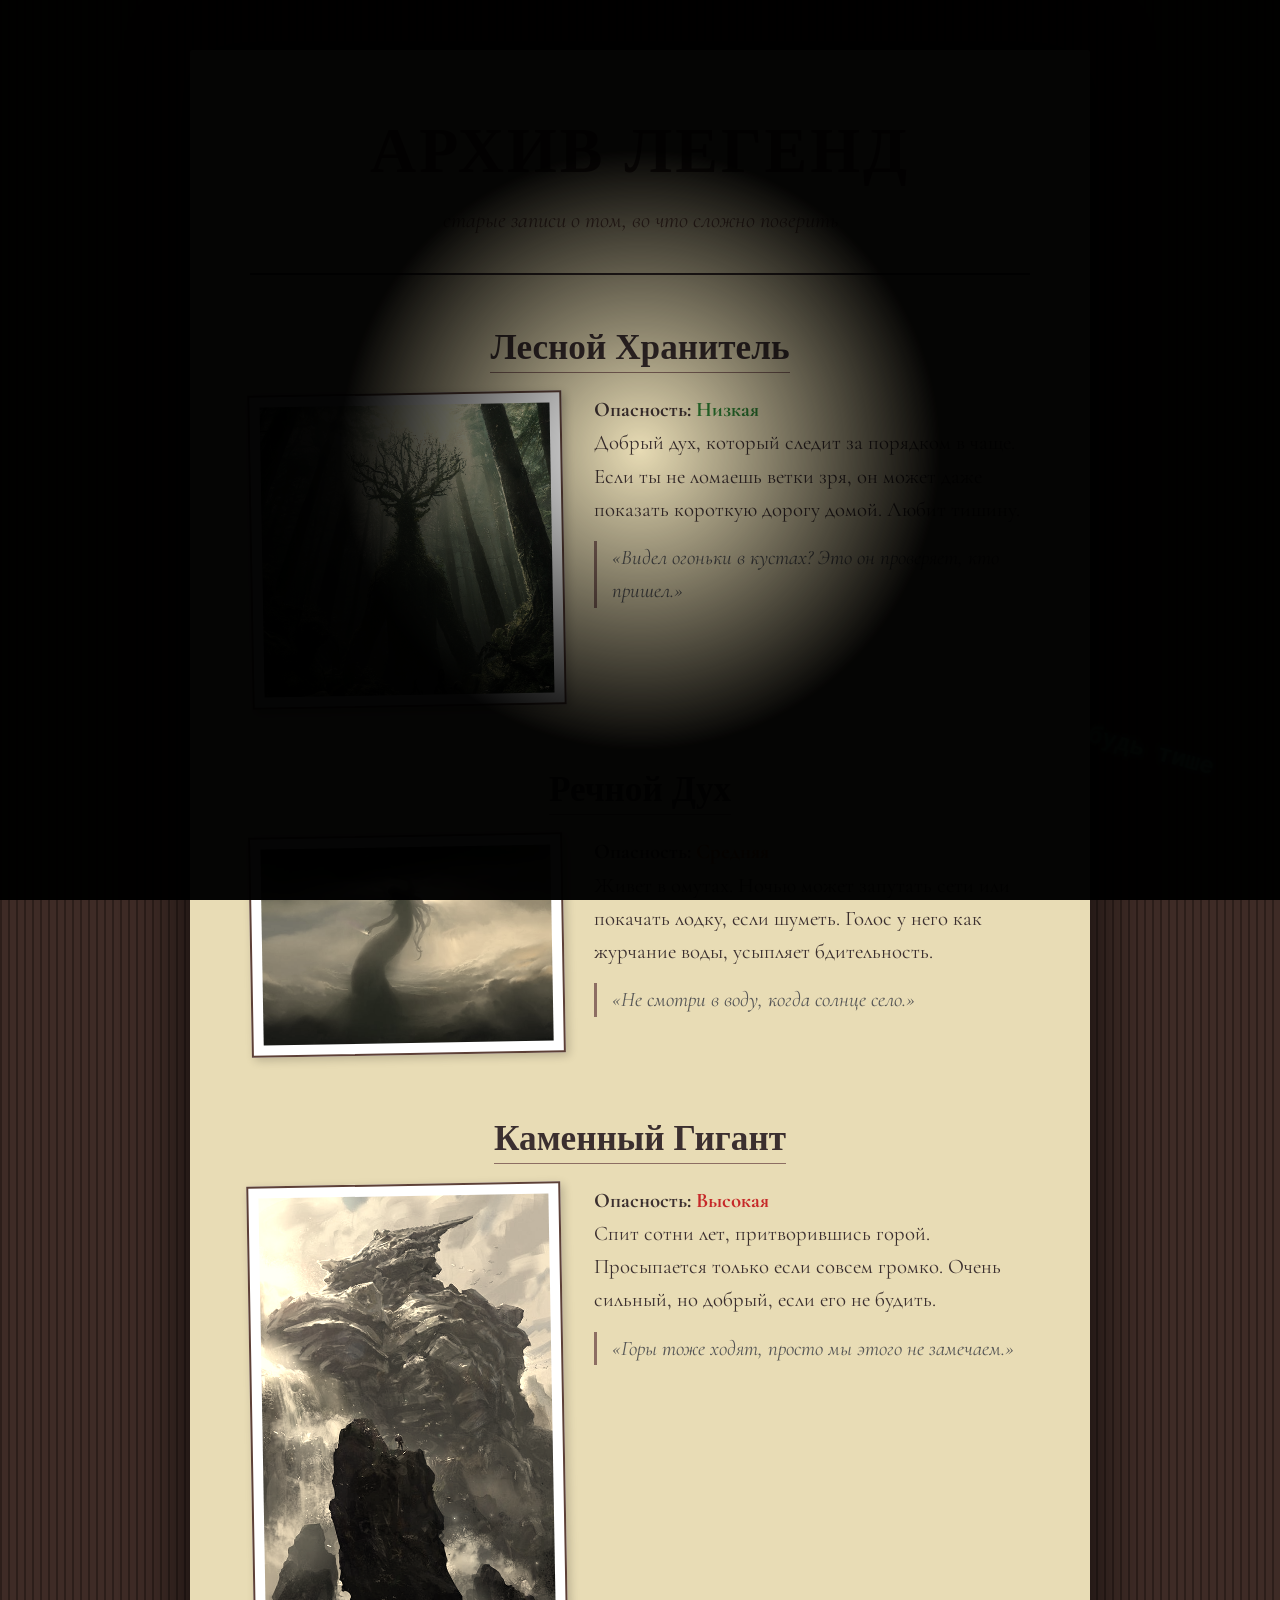
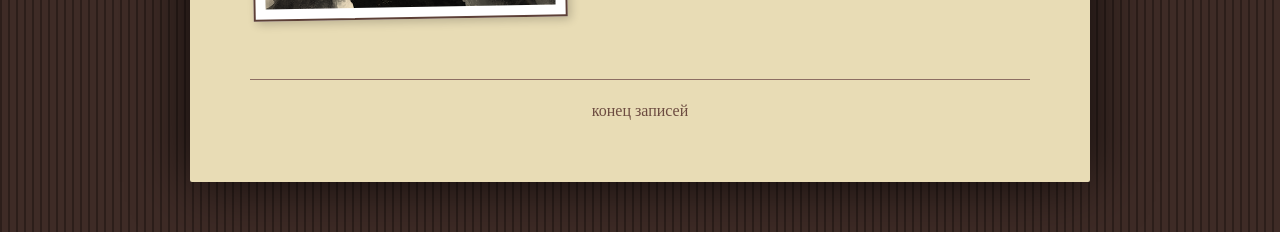
<file: index.html>
<!DOCTYPE html>
<html lang="ru">
<head>
    <meta charset="UTF-8">
    <meta name="viewport" content="width=device-width, initial-scale=1.0">
    <title>Архив Легенд</title>
    <link rel="stylesheet" href="polomka.css">
    <!-- шрифты-->
    <link href="https://fonts.googleapis.com/css2?family=Cinzel:wght@400;700&family=Cormorant+Garamond:ital,wght@0,400;0,600;1,400&display=swap" rel="stylesheet">
</head>
<body>

    <div id="darkness-layer"></div>

    <!--пасхалки на столе-->
    <div class="easter-egg text-green">будь тише</div>

    <main class="grimoire">
        
        <header>
            <h1>Архив Легенд</h1>
            <p class="subtitle">старые записи о том, во что сложно поверить</p>
        </header>

        <!-- запись 1 -->
        <article class="entry">
            <div class="entry-header">

                <h2>Лесной Хранитель</h2>
            </div>
            <div class="entry-content">
                <div class="illustration-frame">
                    <img src="photos_5/duh_lesa.jpg" alt="Лес">
                </div>
                <div class="text-block">
                    <p><strong>Опасность:</strong> <span class="safe">Низкая</span></p>
                    <p>Добрый дух, который следит за порядком в чаще. Если ты не ломаешь ветки зря, он может даже показать короткую дорогу домой. Любит тишину.</p>
                    <p class="handwritten">«Видел огоньки в кустах? Это он проверяет, кто пришел.»</p>
                </div>
            </div>
        </article>

        <!-- запись2-->
        <article class="entry">
            <div class="entry-header">
                <h2>Речной Дух</h2>
            </div>
            <div class="entry-content">
                <div class="illustration-frame">
                    <img src="photos_5/duh_reki.jpg" alt="Река">
                </div>
                <div class="text-block">
                    <p><strong>Опасность:</strong> <span class="med">Средняя</span></p>
                    <p>Живет в омутах. Ночью может запутать сети или покачать лодку, если шуметь. Голос у него как журчание воды, усыпляет бдительность.</p>
                    <p class="handwritten">«Не смотри в воду, когда солнце село.»</p>
                </div>
            </div>
        </article>

        <!-- запись 3 -->
        <article class="entry">
            <div class="entry-header">
                <h2>Каменный Гигант</h2>
            </div>
            <div class="entry-content">
                <div class="illustration-frame">
                    <img src="photos_5/rock_giant.jpg" alt="Камни">
                </div>
                <div class="text-block">
                    <p><strong>Опасность:</strong> <span class="high">Высокая</span></p>
                    <p>Спит сотни лет, притворившись горой. Просыпается только если совсем громко. Очень сильный, но добрый, если его не будить.</p>
                    <p class="handwritten">«Горы тоже ходят, просто мы этого не замечаем.»</p>
                </div>
            </div>
        </article>

        <footer>
            <p>конец записей</p>
        </footer>

    </main>

    <script src="polomka.js"></script>
</body>
</html>
</file>
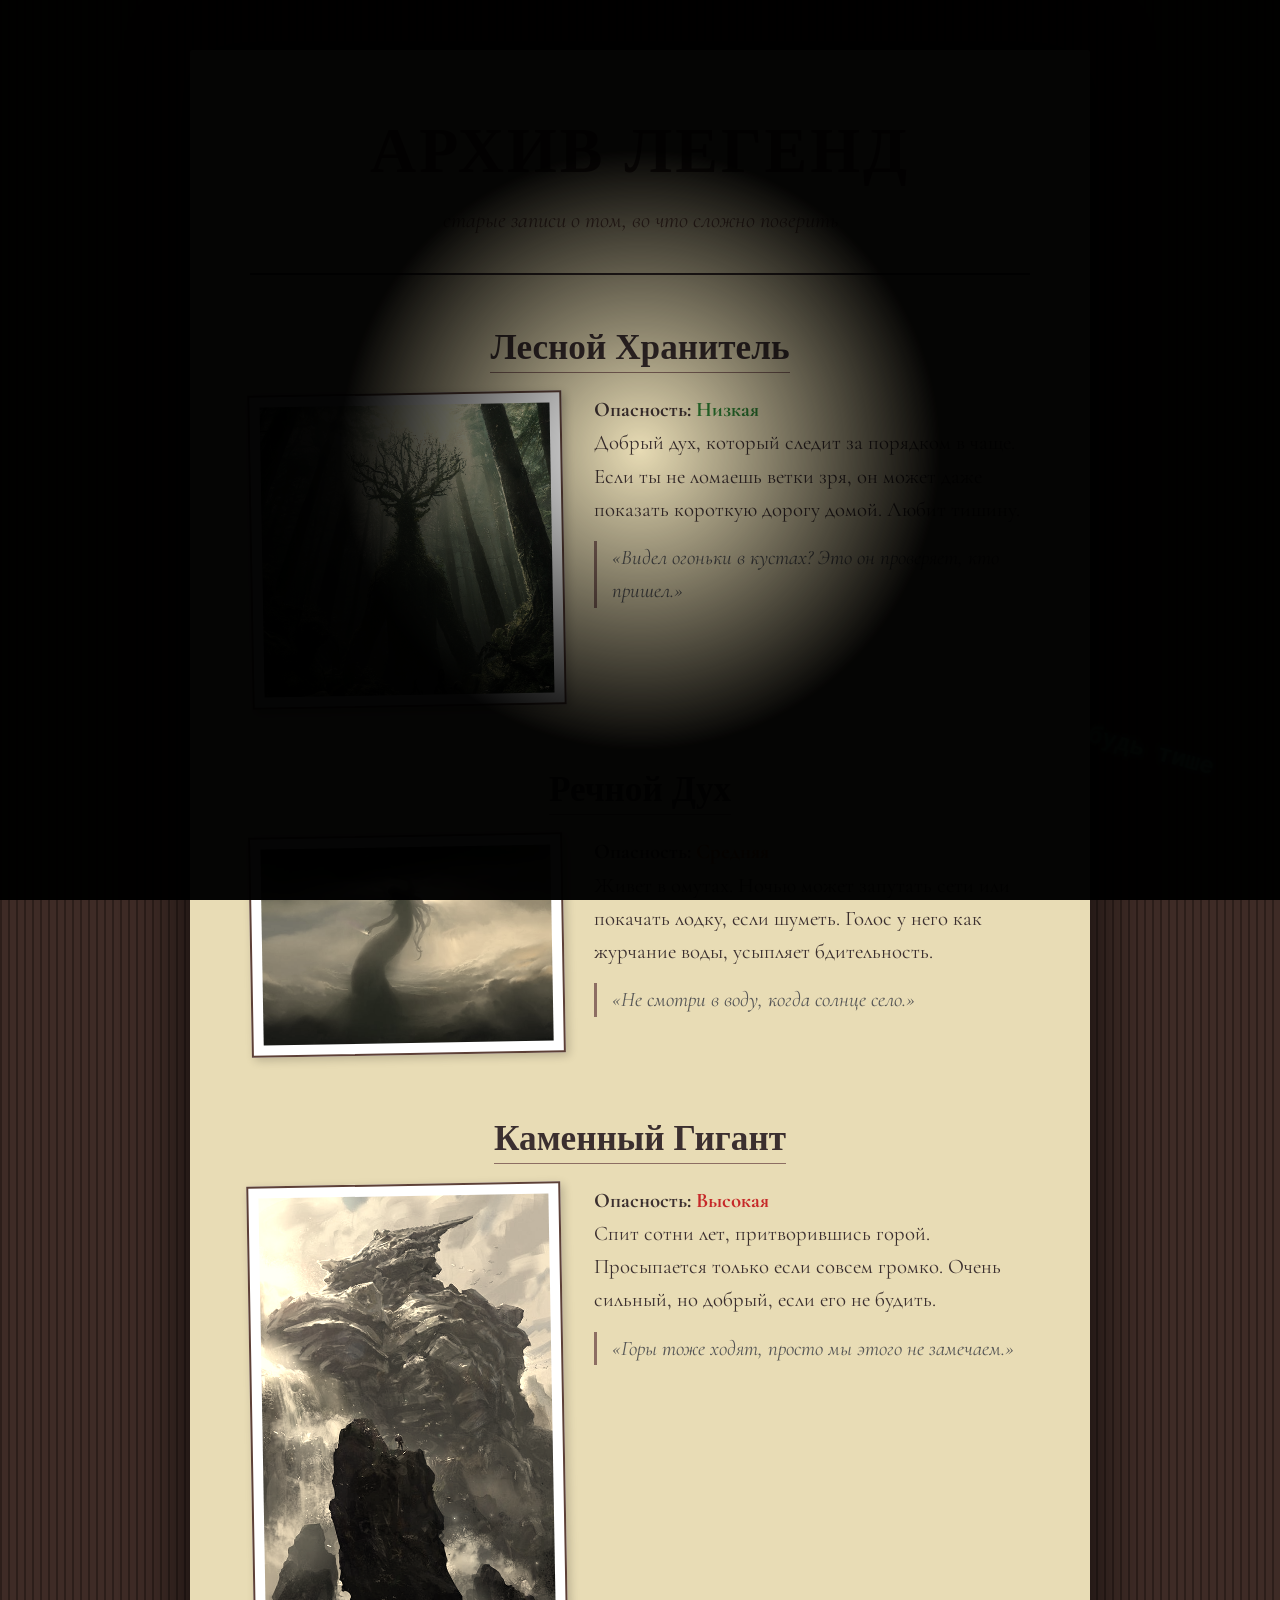
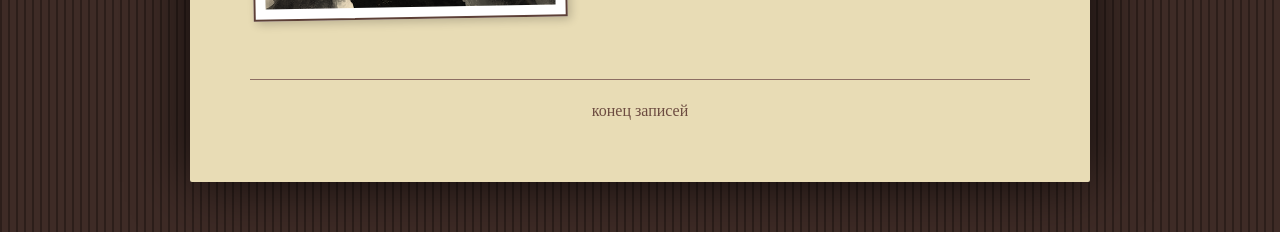
<file: polomka.html>
<!DOCTYPE html>
<html lang="ru">
<head>
    <meta charset="UTF-8">
    <meta name="viewport" content="width=device-width, initial-scale=1.0">
    <title>Архив Легенд</title>
    <link rel="stylesheet" href="polomka.css">
    <!-- шрифты-->
    <link href="https://fonts.googleapis.com/css2?family=Cinzel:wght@400;700&family=Cormorant+Garamond:ital,wght@0,400;0,600;1,400&display=swap" rel="stylesheet">
</head>
<body>

    <div id="darkness-layer"></div>

    <!--пасхалки на столе-->
    <div class="easter-egg text-green">будь тише</div>

    <main class="grimoire">
        
        <header>
            <h1>Архив Легенд</h1>
            <p class="subtitle">старые записи о том, во что сложно поверить</p>
        </header>

        <!-- запись 1 -->
        <article class="entry">
            <div class="entry-header">

                <h2>Лесной Хранитель</h2>
            </div>
            <div class="entry-content">
                <div class="illustration-frame">
                    <img src="photos_5/duh_lesa.jpg" alt="Лес">
                </div>
                <div class="text-block">
                    <p><strong>Опасность:</strong> <span class="safe">Низкая</span></p>
                    <p>Добрый дух, который следит за порядком в чаще. Если ты не ломаешь ветки зря, он может даже показать короткую дорогу домой. Любит тишину.</p>
                    <p class="handwritten">«Видел огоньки в кустах? Это он проверяет, кто пришел.»</p>
                </div>
            </div>
        </article>

        <!-- запись2-->
        <article class="entry">
            <div class="entry-header">
                <h2>Речной Дух</h2>
            </div>
            <div class="entry-content">
                <div class="illustration-frame">
                    <img src="photos_5/duh_reki.jpg" alt="Река">
                </div>
                <div class="text-block">
                    <p><strong>Опасность:</strong> <span class="med">Средняя</span></p>
                    <p>Живет в омутах. Ночью может запутать сети или покачать лодку, если шуметь. Голос у него как журчание воды, усыпляет бдительность.</p>
                    <p class="handwritten">«Не смотри в воду, когда солнце село.»</p>
                </div>
            </div>
        </article>

        <!-- запись 3 -->
        <article class="entry">
            <div class="entry-header">
                <h2>Каменный Гигант</h2>
            </div>
            <div class="entry-content">
                <div class="illustration-frame">
                    <img src="photos_5/rock_giant.jpg" alt="Камни">
                </div>
                <div class="text-block">
                    <p><strong>Опасность:</strong> <span class="high">Высокая</span></p>
                    <p>Спит сотни лет, притворившись горой. Просыпается только если совсем громко. Очень сильный, но добрый, если его не будить.</p>
                    <p class="handwritten">«Горы тоже ходят, просто мы этого не замечаем.»</p>
                </div>
            </div>
        </article>

        <footer>
            <p>конец записей</p>
        </footer>

    </main>

    <script src="polomka.js"></script>
</body>
</html>
</file>
<file: polomka.css>
:root {
    --paper: #e8dcb5;
    --ink: #3b2f2f;   
    --wood: #2c1e1a;  
}

* { margin: 0; padding: 0; box-sizing: border-box; }

body {
    /* фончик */
    background-color: var(--wood);
    background-image: repeating-linear-gradient(90deg, #2c1e1a 0, #2c1e1a 2px, #3e2b26 2px, #3e2b26 8px);
    font-family: 'Cormorant Garamond', serif;
    color: var(--ink);
    overflow-x: hidden;
    cursor: none;
    min-height: 100vh;
}

#darkness-layer {
    position: fixed;
    top: 0; left: 0; width: 100%; height: 100%;
    pointer-events: none;
    z-index: 999;
    background: radial-gradient(
        circle 300px at var(--x, 50%) var(--y, 50%), 
        transparent 0%, 
        rgba(0,0,0,0.98) 100%
    );
}

/*ПАСХАЛКИ */
.easter-egg {
    position: fixed;
    font-family: 'Courier New', monospace; /* будто написано ручкой */
    font-weight: bold;
    font-size: 1.5rem;
    z-index: 5;
    transform: rotate(-10deg);
}


/* зеленая пасхалка  */
.text-green {
    bottom: 15%;
    right: 5%;
    color: #69f0ae;
    text-shadow: 0 0 5px #69f0ae;
    transform: rotate(15deg);
}

.grimoire {
    max-width: 900px;
    margin: 50px auto;
    padding: 60px;
    background: var(--paper);
    box-shadow: 0 0 60px rgba(0,0,0,0.8);
    position: relative;
    z-index: 10;
    border-radius: 2px;
}

header {
    text-align: center;
    padding-bottom: 40px;
    border-bottom: 2px solid var(--ink);
    margin-bottom: 50px;
}

h1 {
    font-family: 'Cinzel', serif;
    font-size: 4rem;
    color: #5d4037;
    text-transform: uppercase;
    letter-spacing: 3px;
    margin-bottom: 10px;
}

.subtitle {
    font-style: italic;
    font-size: 1.4rem;
    color: #795548;
}

.entry {
    margin-bottom: 60px;
}

.entry-header {
    text-align: center;
    margin-bottom: 20px;
}

.latin-name {
    font-family: 'Cinzel', serif;
    color: #8d6e63;
    font-size: 0.9rem;
}

.entry h2 {
    font-family: 'Cinzel', serif;
    font-size: 2.2rem;
    border-bottom: 1px solid #8d6e63;
    display: inline-block;
}

.entry-content {
    display: flex;
    gap: 30px;
    align-items: flex-start;
}

/* фотки */
.illustration-frame {
    flex: 1;
    padding: 10px;
    background: #fff;
    border: 2px solid #5d4037;
    transform: rotate(-1deg);
    box-shadow: 3px 3px 10px rgba(0,0,0,0.2);
}

.illustration-frame img {
    width: 100%;
    display: block;
    filter: sepia(0.6);
}

.text-block {
    flex: 1.5;
    font-size: 1.3rem;
    line-height: 1.6;
}

.safe { color: #2e7d32; font-weight: bold; }
.med { color: #ef6c00; font-weight: bold; }
.high { color: #c62828; font-weight: bold; }

.handwritten {
    font-style: italic;
    color: #555;
    margin-top: 15px;
    border-left: 3px solid #8d6e63;
    padding-left: 15px;
}

footer {
    text-align: center;
    padding-top: 20px;
    border-top: 1px solid #8d6e63;
    color: #6d4c41;
    font-family: 'Cinzel', serif;
}

/* для телефонов */
@media (max-width: 768px) {
    .entry-content { flex-direction: column; }
    h1 { font-size: 2.5rem; }
    .easter-egg { font-size: 1rem; }
}
</file>
